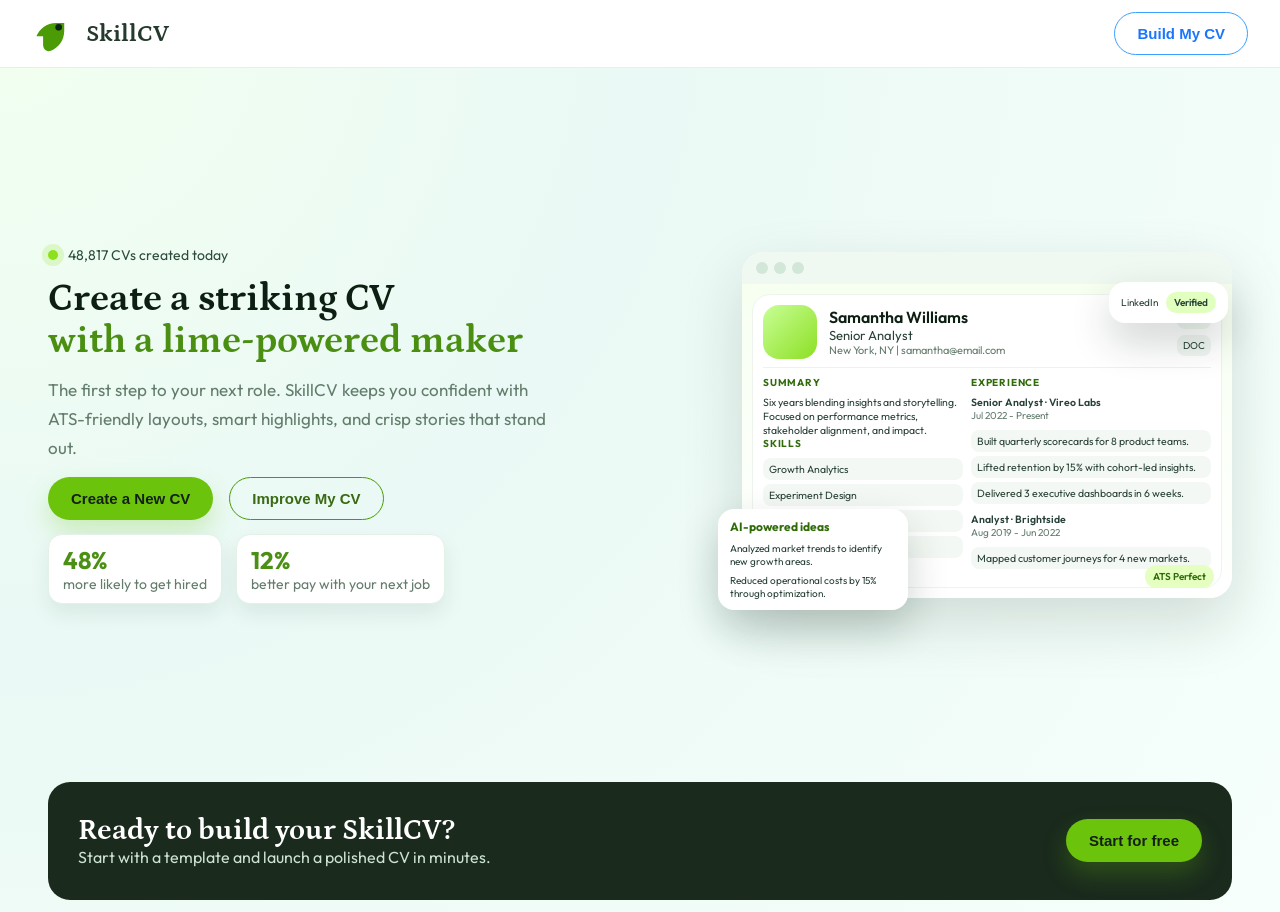
<file: index.html>
<!DOCTYPE html>
<html lang="en">
	<head>
		<meta charset="UTF-8" />
		<meta name="viewport" content="width=device-width, initial-scale=1.0" />
		<title>SkillCV - Lime CV Builder</title>
		<link rel="stylesheet" href="style.css" />
		<link rel="preconnect" href="https://fonts.googleapis.com" />
		<link rel="preconnect" href="https://fonts.gstatic.com" crossorigin />
		<link
			href="https://fonts.googleapis.com/css2?family=Outfit:wght@300;400;500;600;700&family=Petrona:wght@400;500;600;700&display=swap"
			rel="stylesheet"
		/>
	</head>
	<body>
		<div class="page">
			<header class="site-header">
				<div class="brand">
					<span class="brand-mark" aria-hidden="true">
						<svg viewBox="0 0 36 36" role="img" aria-label="SkillCV logo">
							<path
								d="M4 20c2.5-6.5 9-12 18-12h7v7c0 9-5.5 15.5-12 18-4 1.5-7-1.2-7-5.5V20z"
								fill="currentColor"
							/>
							<circle cx="24" cy="12" r="3" fill="#0b2512" />
						</svg>
					</span>
					<div>
						<p class="brand-name">SkillCV</p>
					</div>
				</div>
				<nav class="site-nav">
					<button id="buildCvBtn" class="btn btn-ghost">Build My CV</button>
				</nav>
			</header>

			<main>
				<section class="hero">
					<div class="hero-copy">
						<div class="hero-kicker">
							<span class="dot" aria-hidden="true"></span>
							<p>48,817 CVs created today</p>
						</div>
						<h1>
							Create a striking CV
							<span>with a lime-powered maker</span>
						</h1>
						<p class="hero-subtitle">
							The first step to your next role. SkillCV keeps you confident with
							ATS-friendly layouts, smart highlights, and crisp stories that stand
							out.
						</p>
						<div class="hero-actions">
							<button class="btn btn-primary">Create a New CV</button>
							<button class="btn btn-outline">Improve My CV</button>
						</div>
						<div class="hero-metrics">
							<div class="metric">
								<p class="metric-value" data-target="48">0%</p>
								<p class="metric-label">more likely to get hired</p>
							</div>
							<div class="metric">
								<p class="metric-value" data-target="12">0%</p>
								<p class="metric-label">better pay with your next job</p>
							</div>
						</div>
					</div>

					<div class="hero-visual">
						<div class="window">
							<div class="window-top">
								<span></span><span></span><span></span>
							</div>
							<div class="window-body">
								<div class="cv-card">
									<div class="cv-header">
										<div class="avatar"></div>
										<div>
											<p class="cv-name">Samantha Williams</p>
											<p class="cv-title">Senior Analyst</p>
											<p class="cv-meta">New York, NY | samantha@email.com</p>
										</div>
										<div class="cv-actions">
											<span>PDF</span>
											<span>DOC</span>
										</div>
									</div>
									<div class="cv-columns">
										<div class="cv-block">
											<h3>Summary</h3>
											<p>
												Six years blending insights and storytelling. Focused on
												performance metrics, stakeholder alignment, and impact.
											</p>
											<h3>Skills</h3>
											<ul>
												<li>Growth Analytics</li>
												<li>Experiment Design</li>
												<li>Market Mapping</li>
												<li>Revenue Forecasts</li>
											</ul>
										</div>
										<div class="cv-block">
											<h3>Experience</h3>
											<p class="role">
												Senior Analyst · Vireo Labs
												<span>Jul 2022 - Present</span>
											</p>
											<ul>
												<li>Built quarterly scorecards for 8 product teams.</li>
												<li>Lifted retention by 15% with cohort-led insights.</li>
												<li>Delivered 3 executive dashboards in 6 weeks.</li>
											</ul>
											<p class="role">
												Analyst · Brightside
												<span>Aug 2019 - Jun 2022</span>
											</p>
											<ul>
												<li>Mapped customer journeys for 4 new markets.</li>
											</ul>
										</div>
									</div>
								</div>
								<div class="tag">ATS Perfect</div>
							</div>
						</div>

						<div class="float-card ideas">
							<h4>AI-powered ideas</h4>
							<ul>
								<li>Analyzed market trends to identify new growth areas.</li>
								<li>Reduced operational costs by 15% through optimization.</li>
							</ul>
						</div>

						<div class="float-card badge">
							<span>LinkedIn</span>
							<span class="check">Verified</span>
						</div>
					</div>
				</section>

				<section class="cta">
					<div>
						<h2>Ready to build your SkillCV?</h2>
						<p>Start with a template and launch a polished CV in minutes.</p>
					</div>
					<button class="btn btn-primary">Start for free</button>
				</section>

			</main>
		</div>
		<script src="main.js"></script>
	</body>
</html>
</file>
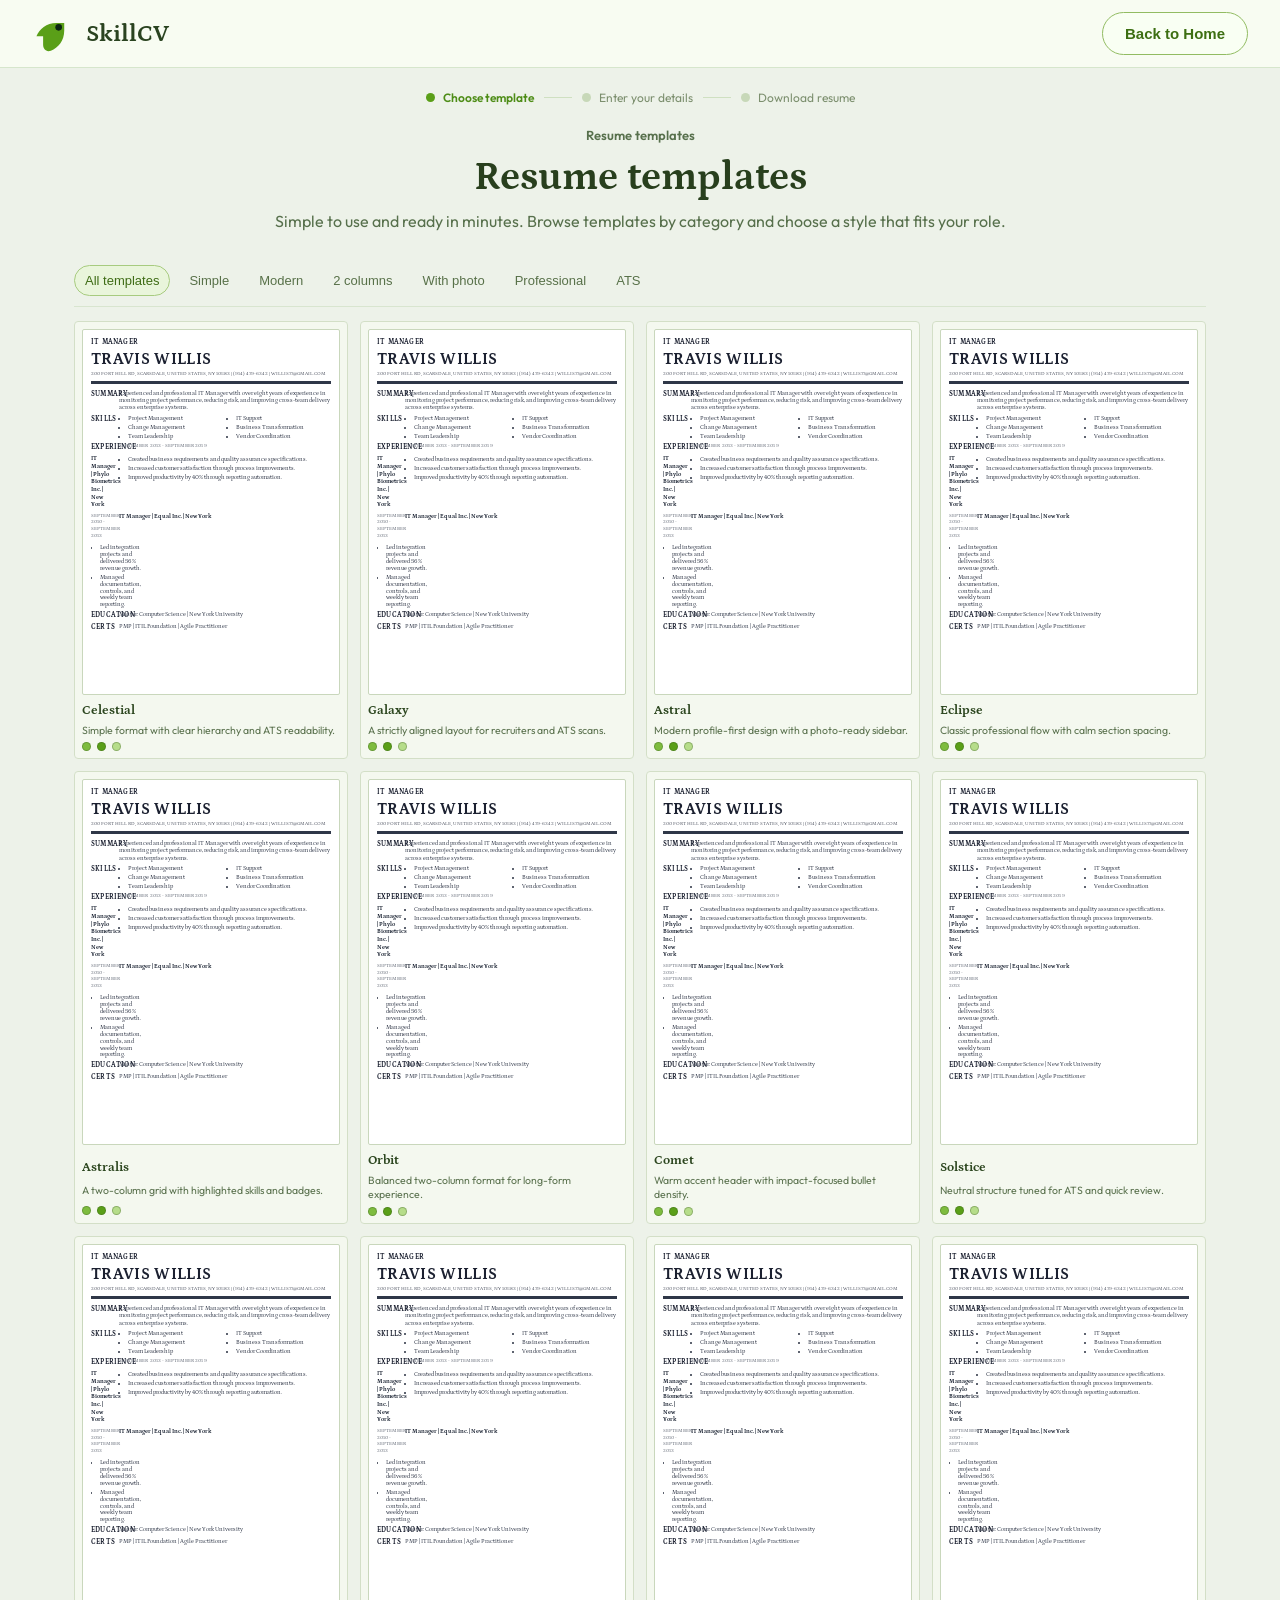
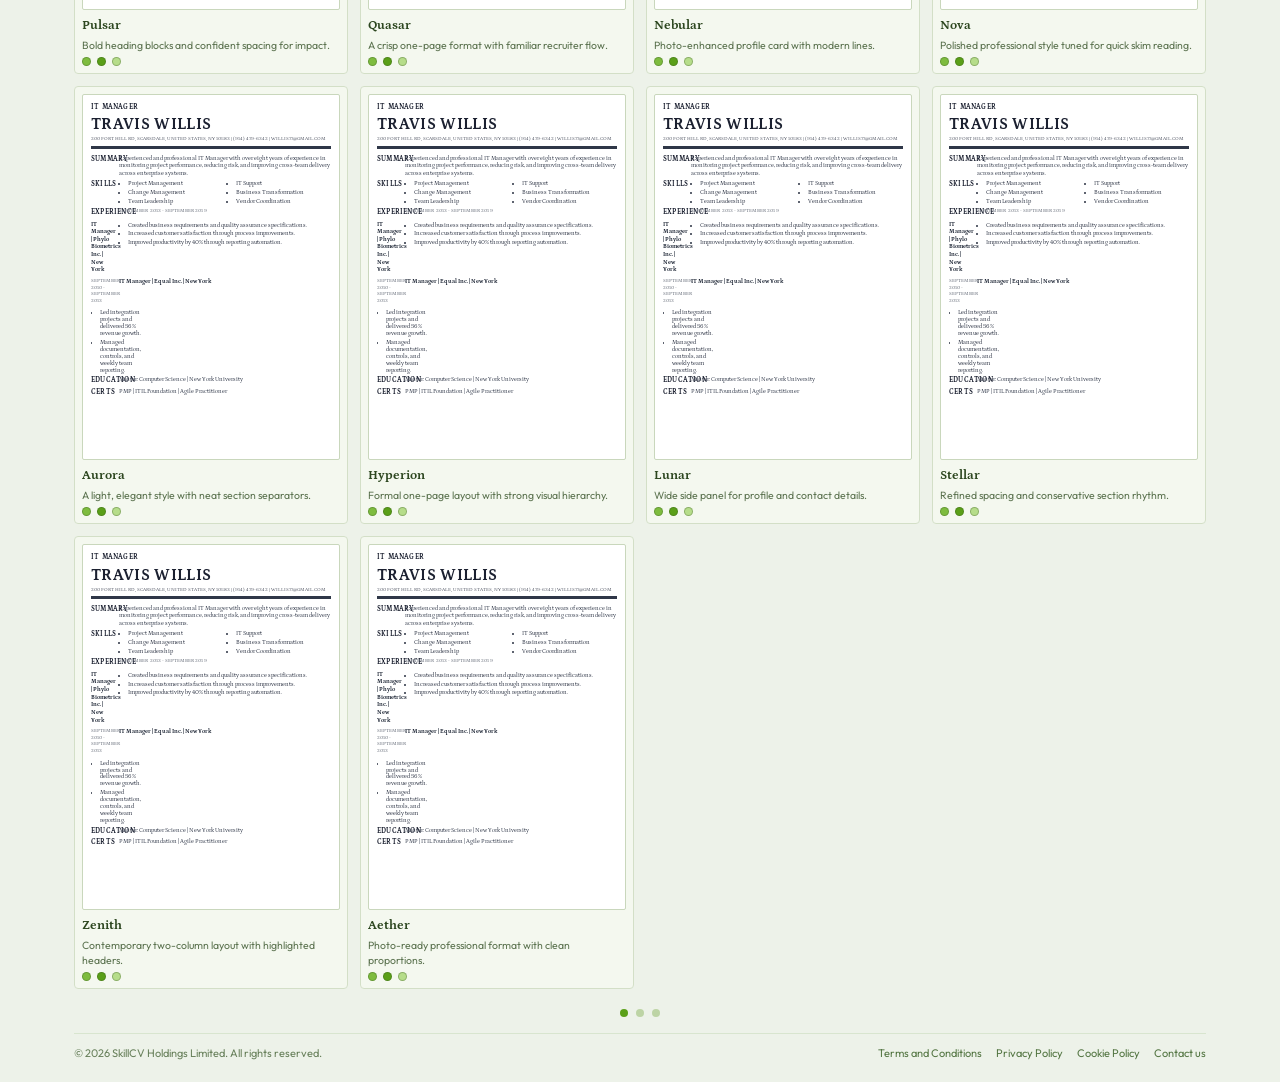
<file: templates.html>
<!DOCTYPE html>
<html lang="en">
	<head>
		<meta charset="UTF-8" />
		<meta name="viewport" content="width=device-width, initial-scale=1.0" />
		<title>SkillCV - CV Templates</title>
		<link rel="stylesheet" href="style.css" />
		<link rel="preconnect" href="https://fonts.googleapis.com" />
		<link rel="preconnect" href="https://fonts.gstatic.com" crossorigin />
		<link
			href="https://fonts.googleapis.com/css2?family=Outfit:wght@300;400;500;600;700&family=Petrona:wght@400;500;600;700&display=swap"
			rel="stylesheet"
		/>
	</head>
	<body class="templates-page">
		<div class="page">
			<header class="site-header">
				<div class="brand">
					<span class="brand-mark" aria-hidden="true">
						<svg viewBox="0 0 36 36" role="img" aria-label="SkillCV logo">
							<path
								d="M4 20c2.5-6.5 9-12 18-12h7v7c0 9-5.5 15.5-12 18-4 1.5-7-1.2-7-5.5V20z"
								fill="currentColor"
							/>
							<circle cx="24" cy="12" r="3" fill="#0b2512" />
						</svg>
					</span>
					<div>
						<p class="brand-name">SkillCV</p>
					</div>
				</div>
				<nav class="site-nav">
					<button class="btn btn-ghost" onclick="window.location.href='index.html'">Back to Home</button>
				</nav>
			</header>

			<main class="templates-main">
				<section class="templates-steps templates-steps-line" aria-label="Resume setup steps">
					<div class="flow-step active">
						<span class="flow-dot"></span>
						<span>Choose template</span>
					</div>
					<div class="flow-separator"></div>
					<div class="flow-step">
						<span class="flow-dot"></span>
						<span>Enter your details</span>
					</div>
					<div class="flow-separator"></div>
					<div class="flow-step">
						<span class="flow-dot"></span>
						<span>Download resume</span>
					</div>
				</section>

				<section class="templates-header templates-header-centered">
					<p class="templates-overline">Resume templates</p>
					<h1>Resume templates</h1>
					<p>
						Simple to use and ready in minutes. Browse templates by category and choose
						a style that fits your role.
					</p>
				</section>

				<section class="templates-filter-row" aria-label="Template categories">
					<button class="filter-chip is-active" data-filter="all">All templates</button>
					<button class="filter-chip" data-filter="simple">Simple</button>
					<button class="filter-chip" data-filter="modern">Modern</button>
					<button class="filter-chip" data-filter="twocol">2 columns</button>
					<button class="filter-chip" data-filter="photo">With photo</button>
					<button class="filter-chip" data-filter="professional">Professional</button>
					<button class="filter-chip" data-filter="ats">ATS</button>
				</section>

				<section class="templates-market-grid">
					<article class="template-market-card" data-tags="simple ats professional">
						<div class="template-sheet variant-a">
							<div class="sheet-col left"></div>
							<div class="sheet-col right"></div>
						</div>
						<div class="template-card-footer">
							<h3>Celestial</h3>
							<p>Simple format with clear hierarchy and ATS readability.</p>
							<div class="dot-palette">
								<span style="--dot:#39434b"></span><span style="--dot:#6c7f90"></span><span style="--dot:#8ecfd6"></span>
							</div>
						</div>
					</article>

					<article class="template-market-card" data-tags="simple ats">
						<div class="template-sheet variant-b"></div>
						<div class="template-card-footer">
							<h3>Galaxy</h3>
							<p>A strictly aligned layout for recruiters and ATS scans.</p>
							<div class="dot-palette">
								<span style="--dot:#d7dce2"></span><span style="--dot:#bac5cf"></span><span style="--dot:#f0d5a6"></span>
							</div>
						</div>
					</article>

					<article class="template-market-card" data-tags="photo professional modern">
						<div class="template-sheet variant-c with-photo"></div>
						<div class="template-card-footer">
							<h3>Astral</h3>
							<p>Modern profile-first design with a photo-ready sidebar.</p>
							<div class="dot-palette">
								<span style="--dot:#d8d0c5"></span><span style="--dot:#bdb4a8"></span><span style="--dot:#9f8b72"></span>
							</div>
						</div>
					</article>

					<article class="template-market-card" data-tags="simple professional">
						<div class="template-sheet variant-d"></div>
						<div class="template-card-footer">
							<h3>Eclipse</h3>
							<p>Classic professional flow with calm section spacing.</p>
							<div class="dot-palette">
								<span style="--dot:#1c2435"></span><span style="--dot:#425978"></span><span style="--dot:#a7c2dc"></span>
							</div>
						</div>
					</article>

					<article class="template-market-card" data-tags="modern twocol">
						<div class="template-sheet variant-e"></div>
						<div class="template-card-footer">
							<h3>Astralis</h3>
							<p>A two-column grid with highlighted skills and badges.</p>
							<div class="dot-palette">
								<span style="--dot:#0f685a"></span><span style="--dot:#1fa689"></span><span style="--dot:#b9f2dd"></span>
							</div>
						</div>
					</article>

					<article class="template-market-card" data-tags="twocol ats professional">
						<div class="template-sheet variant-f"></div>
						<div class="template-card-footer">
							<h3>Orbit</h3>
							<p>Balanced two-column format for long-form experience.</p>
							<div class="dot-palette">
								<span style="--dot:#f0f1f3"></span><span style="--dot:#cdd2d8"></span><span style="--dot:#8f97a0"></span>
							</div>
						</div>
					</article>

					<article class="template-market-card" data-tags="modern professional">
						<div class="template-sheet variant-g"></div>
						<div class="template-card-footer">
							<h3>Comet</h3>
							<p>Warm accent header with impact-focused bullet density.</p>
							<div class="dot-palette">
								<span style="--dot:#2f3d56"></span><span style="--dot:#e8c547"></span><span style="--dot:#8fb8e5"></span>
							</div>
						</div>
					</article>

					<article class="template-market-card" data-tags="ats simple">
						<div class="template-sheet variant-h"></div>
						<div class="template-card-footer">
							<h3>Solstice</h3>
							<p>Neutral structure tuned for ATS and quick review.</p>
							<div class="dot-palette">
								<span style="--dot:#131925"></span><span style="--dot:#26518f"></span><span style="--dot:#6f95cf"></span>
							</div>
						</div>
					</article>

					<article class="template-market-card" data-tags="modern professional">
						<div class="template-sheet variant-i"></div>
						<div class="template-card-footer">
							<h3>Pulsar</h3>
							<p>Bold heading blocks and confident spacing for impact.</p>
							<div class="dot-palette">
								<span style="--dot:#dfe7c4"></span><span style="--dot:#c4dba4"></span><span style="--dot:#a3be73"></span>
							</div>
						</div>
					</article>

					<article class="template-market-card" data-tags="simple ats">
						<div class="template-sheet variant-j"></div>
						<div class="template-card-footer">
							<h3>Quasar</h3>
							<p>A crisp one-page format with familiar recruiter flow.</p>
							<div class="dot-palette">
								<span style="--dot:#2d2d2d"></span><span style="--dot:#535353"></span><span style="--dot:#a5a5a5"></span>
							</div>
						</div>
					</article>

					<article class="template-market-card" data-tags="photo modern">
						<div class="template-sheet variant-k with-photo"></div>
						<div class="template-card-footer">
							<h3>Nebular</h3>
							<p>Photo-enhanced profile card with modern lines.</p>
							<div class="dot-palette">
								<span style="--dot:#f0f0f0"></span><span style="--dot:#d4d4d4"></span><span style="--dot:#9ea7b5"></span>
							</div>
						</div>
					</article>

					<article class="template-market-card" data-tags="professional twocol">
						<div class="template-sheet variant-l"></div>
						<div class="template-card-footer">
							<h3>Nova</h3>
							<p>Polished professional style tuned for quick skim reading.</p>
							<div class="dot-palette">
								<span style="--dot:#d8dde6"></span><span style="--dot:#7f93b0"></span><span style="--dot:#3e4f6b"></span>
							</div>
						</div>
					</article>

					<article class="template-market-card" data-tags="modern professional">
						<div class="template-sheet variant-j"></div>
						<div class="template-card-footer">
							<h3>Aurora</h3>
							<p>A light, elegant style with neat section separators.</p>
							<div class="dot-palette">
								<span style="--dot:#f0e8ef"></span><span style="--dot:#d9c1d4"></span><span style="--dot:#a6789c"></span>
							</div>
						</div>
					</article>

					<article class="template-market-card" data-tags="simple ats">
						<div class="template-sheet variant-b"></div>
						<div class="template-card-footer">
							<h3>Hyperion</h3>
							<p>Formal one-page layout with strong visual hierarchy.</p>
							<div class="dot-palette">
								<span style="--dot:#232934"></span><span style="--dot:#556779"></span><span style="--dot:#8fb2c4"></span>
							</div>
						</div>
					</article>

					<article class="template-market-card" data-tags="professional twocol">
						<div class="template-sheet variant-f"></div>
						<div class="template-card-footer">
							<h3>Lunar</h3>
							<p>Wide side panel for profile and contact details.</p>
							<div class="dot-palette">
								<span style="--dot:#d7dde2"></span><span style="--dot:#b2c3ce"></span><span style="--dot:#8a9aa8"></span>
							</div>
						</div>
					</article>

					<article class="template-market-card" data-tags="simple professional">
						<div class="template-sheet variant-d"></div>
						<div class="template-card-footer">
							<h3>Stellar</h3>
							<p>Refined spacing and conservative section rhythm.</p>
							<div class="dot-palette">
								<span style="--dot:#e8edf2"></span><span style="--dot:#9ab2c7"></span><span style="--dot:#597896"></span>
							</div>
						</div>
					</article>

					<article class="template-market-card" data-tags="modern twocol">
						<div class="template-sheet variant-i"></div>
						<div class="template-card-footer">
							<h3>Zenith</h3>
							<p>Contemporary two-column layout with highlighted headers.</p>
							<div class="dot-palette">
								<span style="--dot:#d4e2bf"></span><span style="--dot:#a9bf82"></span><span style="--dot:#728c4c"></span>
							</div>
						</div>
					</article>

					<article class="template-market-card" data-tags="photo professional">
						<div class="template-sheet variant-k with-photo"></div>
						<div class="template-card-footer">
							<h3>Aether</h3>
							<p>Photo-ready professional format with clean proportions.</p>
							<div class="dot-palette">
								<span style="--dot:#e3d7d7"></span><span style="--dot:#bd9a9a"></span><span style="--dot:#886b6b"></span>
							</div>
						</div>
					</article>
				</section>

				<section class="templates-pagination" aria-label="Template pagination dots">
					<span class="page-dot active"></span>
					<span class="page-dot"></span>
					<span class="page-dot"></span>
				</section>

				<footer class="templates-footer">
					<p>© 2026 SkillCV Holdings Limited. All rights reserved.</p>
					<div class="footer-links">
						<a href="#">Terms and Conditions</a>
						<a href="#">Privacy Policy</a>
						<a href="#">Cookie Policy</a>
						<a href="#">Contact us</a>
					</div>
				</footer>
			</main>
		</div>
		<script>
			const resumePreviewMarkup = `
				<div class="classic-preview">
					<p class="r-role">IT MANAGER</p>
					<h4 class="r-name">TRAVIS WILLIS</h4>
					<p class="r-contact">200 FORT HILL RD, SCARSDALE, UNITED STATES, NY 10583 | (914) 479-6342 | WILLIS77@GMAIL.COM</p>
					<div class="r-rule"></div>
					<div class="r-section">
						<p class="r-heading">SUMMARY</p>
						<p class="r-copy">Experienced and professional IT Manager with over eight years of experience in monitoring project performance, reducing risk, and improving cross-team delivery across enterprise systems.</p>
					</div>
					<div class="r-section split">
						<p class="r-heading">SKILLS</p>
						<div class="r-columns">
							<ul>
								<li>Project Management</li>
								<li>Change Management</li>
								<li>Team Leadership</li>
							</ul>
							<ul>
								<li>IT Support</li>
								<li>Business Transformation</li>
								<li>Vendor Coordination</li>
							</ul>
						</div>
					</div>
					<div class="r-section">
						<p class="r-heading">EXPERIENCE</p>
						<p class="r-meta">SEPTEMBER 2013 - SEPTEMBER 2019</p>
						<p class="r-job">IT Manager | Phylo Biometrics Inc. | New York</p>
						<ul class="r-bullets">
							<li>Created business requirements and quality assurance specifications.</li>
							<li>Increased customer satisfaction through process improvements.</li>
							<li>Improved productivity by 40% through reporting automation.</li>
						</ul>
						<p class="r-meta">SEPTEMBER 2010 - SEPTEMBER 2013</p>
						<p class="r-job">IT Manager | Equal Inc. | New York</p>
						<ul class="r-bullets">
							<li>Led integration projects and delivered 56% revenue growth.</li>
							<li>Managed documentation, controls, and weekly team reporting.</li>
						</ul>
					</div>
					<div class="r-section">
						<p class="r-heading">EDUCATION</p>
						<p class="r-copy">Master: Computer Science | New York University</p>
					</div>
					<div class="r-section">
						<p class="r-heading">CERTS</p>
						<p class="r-copy">PMP | ITIL Foundation | Agile Practitioner</p>
					</div>
				</div>
			`;

			document.querySelectorAll(".template-sheet").forEach((sheet) => {
				sheet.innerHTML = resumePreviewMarkup;
			});

			const fitPreviewText = (preview) => {
				if (!preview || preview.offsetParent === null) return;

				let low = 4.8;
				let high = 9.2;
				let best = 6.6;

				for (let i = 0; i < 12; i += 1) {
					const mid = (low + high) / 2;
					preview.style.setProperty("--preview-size", `${mid}px`);

					if (preview.scrollHeight > preview.clientHeight) {
						high = mid;
					} else {
						best = mid;
						low = mid;
					}
				}

				preview.style.setProperty("--preview-size", `${best.toFixed(2)}px`);
			};

			const fitAllPreviews = () => {
				document.querySelectorAll(".classic-preview").forEach((preview) => {
					fitPreviewText(preview);
				});
			};

			fitAllPreviews();
			window.addEventListener("resize", fitAllPreviews);

			const filterChips = document.querySelectorAll(".filter-chip");
			const templateCards = document.querySelectorAll(".template-market-card");

			filterChips.forEach((chip) => {
				chip.addEventListener("click", () => {
					filterChips.forEach((node) => node.classList.remove("is-active"));
					chip.classList.add("is-active");
					const selected = chip.dataset.filter;

					templateCards.forEach((card) => {
						const tags = card.dataset.tags || "";
						const visible = selected === "all" || tags.includes(selected);
						card.style.display = visible ? "grid" : "none";
					});

					fitAllPreviews();
				});
			});
		</script>
	</body>
</html>
</file>
<file: style.css>
:root {
	--lime-50: #f7ffe5;
	--lime-100: #eaffb0;
	--lime-200: #d5ff78;
	--lime-300: #b8f04e;
	--lime-400: #8de01c;
	--lime-500: #6bc30b;
	--lime-600: #4a9b06;
	--lime-700: #2f6b08;
	--lime-800: #1d4212;
	--ink: #0d1f12;
	--slate: #284136;
	--muted: #637c6c;
	--panel: #f0f8f2;
	--white: #ffffff;
	--shadow: 0 24px 60px rgba(12, 35, 20, 0.15);
	--radius: 22px;
}

* {
	box-sizing: border-box;
	margin: 0;
	padding: 0;
}

body {
	font-family: "Outfit", sans-serif;
	color: var(--ink);
	background: radial-gradient(circle at top left, #f2fff0 0%, #eaf9f5 40%, #f6fffb 100%);
	min-height: 100vh;
	overflow-x: hidden;
	font-size: 16px;
}

.page {
	max-width: 100%;
	margin: 0;
	padding: 0;
}

.site-header {
	display: flex;
	justify-content: space-between;
	align-items: center;
	gap: 24px;
	padding: 12px 32px;
	background: var(--white);
	border-bottom: 1px solid #e7efe8;
}

.brand {
	display: flex;
	align-items: center;
	gap: 14px;
}

.brand-mark {
	width: 40px;
	height: 40px;
	color: var(--lime-600);
	display: inline-flex;
}

.brand-name {
	font-family: "Petrona", serif;
	font-size: 24px;
	font-weight: 700;
	color: #243a2d;
}


main {
	padding: 12px 48px 12px;
	min-height: calc(100vh - 56px);
	display: grid;
	grid-template-rows: auto auto;
	gap: 8px;
}

.site-nav {
	display: flex;
	align-items: center;
	gap: 16px;
}

.nav-link {
	text-decoration: none;
	color: var(--slate);
	font-weight: 500;
	font-size: 14px;
}

.btn {
	border: 1px solid transparent;
	border-radius: 999px;
	padding: 12px 22px;
	font-weight: 600;
	font-size: 15px;
	cursor: pointer;
	transition: transform 0.2s ease, box-shadow 0.2s ease, background 0.2s ease;
}

.btn-primary {
	background: var(--lime-500);
	color: #142014;
	box-shadow: 0 12px 24px rgba(104, 195, 16, 0.25);
}

.btn-outline {
	background: transparent;
	border-color: var(--lime-600);
	color: #3a6a13;
}

.btn-ghost {
	background: var(--white);
	border-color: #3aa0ff;
	color: #1a76ff;
	box-shadow: none;
}

.btn:hover {
	transform: translateY(-2px);
}

.hero {
	display: grid;
	grid-template-columns: repeat(auto-fit, minmax(280px, 1fr));
	gap: 20px;
	align-items: center;
	padding: 4px 0 8px;
	min-height: calc(100vh - 220px);
}

.templates-main {
	max-width: 1140px;
	margin: 0 auto;
	padding: 16px 24px 20px;
	display: grid;
	gap: 14px;
	background: #ffffff;
}

.templates-header {
	display: grid;
	gap: 10px;
}

.templates-header p {
	color: #607189;
	max-width: 760px;
	line-height: 1.6;
}

.templates-header-centered {
	text-align: center;
	justify-items: center;
	padding: 2px 0 8px;
}

.templates-overline {
	font-size: 13px;
	font-weight: 600;
	color: #2f80d0;
}

.templates-header-centered h1 {
	font-size: clamp(2.1rem, 3.1vw, 3rem);
	color: #22364f;
}

.templates-steps {
	display: flex;
	align-items: center;
	justify-content: center;
	gap: 8px;
	padding: 6px 0 0;
	flex-wrap: wrap;
}

.templates-steps-line {
	flex-wrap: nowrap;
	overflow-x: auto;
	padding-bottom: 2px;
}

.flow-step {
	display: inline-flex;
	align-items: center;
	gap: 8px;
	font-size: 12px;
	color: #8a97a8;
	padding: 2px 2px;
	white-space: nowrap;
}

.flow-step.active {
	color: #2f80d0;
	font-weight: 600;
}

.flow-dot {
	display: inline-grid;
	place-items: center;
	width: 9px;
	height: 9px;
	border-radius: 50%;
	background: #d1dae6;
}

.flow-step.active .flow-dot {
	background: #2f80d0;
}

.flow-separator {
	width: 28px;
	height: 1px;
	background: #d6dee8;
}

.templates-filter-row {
	display: flex;
	align-items: center;
	gap: 8px;
	overflow-x: auto;
	padding: 8px 0 10px;
	scrollbar-width: thin;
	border-bottom: 1px solid #e6ebf1;
}

.filter-chip {
	border: 1px solid transparent;
	background: transparent;
	color: #6c7e94;
	border-radius: 999px;
	padding: 7px 10px;
	font-size: 13px;
	font-weight: 500;
	cursor: pointer;
	white-space: nowrap;
	transition: all 0.2s ease;
}

.filter-chip:hover {
	border-color: #d1dbea;
	color: #2b4f7c;
}

.filter-chip.is-active {
	background: #eef5ff;
	color: #22508a;
	border-color: #c2d7f5;
}

.templates-market-grid {
	display: grid;
	grid-template-columns: repeat(3, minmax(0, 1fr));
	gap: 16px;
}

.template-market-card {
	background: var(--white);
	border: 1px solid #e1e6ee;
	border-radius: 8px;
	padding: 8px;
	box-shadow: 0 4px 16px rgba(28, 42, 62, 0.06);
	display: grid;
	gap: 8px;
	animation: cardIn 0.45s ease both;
}

.template-market-card:nth-child(3n + 2) {
	animation-delay: 0.08s;
}

.template-market-card:nth-child(3n + 3) {
	animation-delay: 0.16s;
}

.template-sheet {
	position: relative;
	aspect-ratio: 3 / 4.18;
	border-radius: 4px;
	border: 1px solid #d9e0ea;
	background: #ffffff;
	overflow: hidden;
}

.template-sheet::before {
	content: "";
	position: absolute;
	inset: 10px 9px;
	border-radius: 2px;
	background-image: repeating-linear-gradient(
		to bottom,
		rgba(104, 121, 146, 0.22),
		rgba(104, 121, 146, 0.22) 2px,
		transparent 3px,
		transparent 8px
	);
}

.sheet-col {
	position: absolute;
	top: 0;
	bottom: 0;
	background: rgba(220, 228, 241, 0.55);
}

.sheet-col.left {
	left: 0;
	width: 32%;
}

.sheet-col.right {
	right: 0;
	width: 24%;
}

.with-photo::after {
	content: "";
	position: absolute;
	top: 12px;
	right: 12px;
	width: 36px;
	height: 36px;
	border-radius: 50%;
	background: linear-gradient(140deg, #f3cda9, #c18e63);
	border: 2px solid #ffffff;
	box-shadow: 0 5px 12px rgba(30, 42, 60, 0.14);
}

.variant-a {
	background: linear-gradient(90deg, #eef2f7 0 28%, #ffffff 28%);
}

.variant-b {
	background: linear-gradient(180deg, #f4f6fb 0 20%, #ffffff 20%);
}

.variant-c {
	background: linear-gradient(90deg, #f6eee8 0 36%, #ffffff 36%);
}

.variant-d {
	background: linear-gradient(180deg, #f2f5f9 0 12%, #ffffff 12%);
}

.variant-e {
	background: linear-gradient(90deg, #dff1ea 0 34%, #ffffff 34%);
}

.variant-f {
	background: linear-gradient(90deg, #f1f3f7 0 31%, #ffffff 31%);
}

.variant-g {
	background: linear-gradient(180deg, #f5e7be 0 18%, #ffffff 18%);
}

.variant-h {
	background: linear-gradient(180deg, #f4f4f4 0 9%, #ffffff 9%);
}

.variant-i {
	background: linear-gradient(180deg, #dce7c4 0 23%, #ffffff 23%);
}

.variant-j {
	background: linear-gradient(180deg, #f6ecef 0 16%, #ffffff 16%);
}

.variant-k {
	background: linear-gradient(180deg, #e8ebef 0 14%, #ffffff 14%);
}

.variant-l {
	background: linear-gradient(90deg, #f0f1f4 0 30%, #ffffff 30%);
}

.template-card-footer {
	display: grid;
	gap: 5px;
}

.template-card-footer h3 {
	font-size: 14px;
	font-family: "Petrona", serif;
}


.template-card-footer p {
	font-size: 11px;
	color: #6e7f95;
	line-height: 1.4;
}

.dot-palette {
	display: flex;
	align-items: center;
	gap: 6px;
}

.dot-palette span {
	width: 9px;
	height: 9px;
	border-radius: 50%;
	background: var(--dot, #8aa0ba);
	border: 1px solid rgba(22, 37, 58, 0.2);
}

.templates-pagination {
	display: flex;
	justify-content: center;
	gap: 8px;
	padding: 6px 0 0;
}

.page-dot {
	width: 8px;
	height: 8px;
	border-radius: 50%;
	background: #c5cfde;
}

.page-dot.active {
	background: #2f80d0;
}

.templates-footer {
	margin-top: 2px;
	padding: 12px 0 2px;
	border-top: 1px solid #e6ebf1;
	display: flex;
	justify-content: space-between;
	align-items: center;
	gap: 12px;
	flex-wrap: wrap;
	font-size: 11px;
	color: #7f8ea3;
}

.footer-links {
	display: flex;
	align-items: center;
	gap: 14px;
	flex-wrap: wrap;
}

.footer-links a {
	color: #6f8198;
	text-decoration: none;
}

.footer-links a:hover {
	text-decoration: underline;
}

.templates-page {
	background: #edf2e9;
	color: #1e2a1b;
}

.templates-page .site-header {
	background: #f8fcf2;
	border-bottom: 1px solid #d6e6cc;
}

.templates-page .brand-name {
	color: #2a4320;
}

.templates-page .brand-mark {
	color: #5a9f18;
}

.templates-page .btn-ghost {
	border-color: #92bc62;
	color: #3d6f12;
	background: #f9fff3;
}

.templates-page .templates-main {
	max-width: 1180px;
	padding-top: 14px;
	background: transparent;
}

.templates-page .templates-overline {
	color: #4e8d17;
}

.templates-page .templates-header-centered h1 {
	font-family: "Petrona", serif;
	font-weight: 700;
	color: #283f1d;
}

.templates-page .templates-header p {
	color: #57704c;
}

.templates-page .templates-market-grid {
	grid-template-columns: repeat(4, minmax(0, 1fr));
	gap: 12px;
}

.templates-page .template-market-card {
	background: #f4f8ef;
	border: 1px solid #d3dfc7;
	border-radius: 4px;
	padding: 7px;
	box-shadow: none;
}

.templates-page .template-sheet {
	aspect-ratio: 3 / 4.25;
	background: #ffffff;
	border-radius: 2px;
	border: 1px solid #c9d7bc;
	padding: 8px;
}

.templates-page .template-sheet::before,
.templates-page .sheet-col,
.templates-page .with-photo::after {
	display: none;
}

.templates-page .variant-a,
.templates-page .variant-b,
.templates-page .variant-c,
.templates-page .variant-d,
.templates-page .variant-e,
.templates-page .variant-f,
.templates-page .variant-g,
.templates-page .variant-h,
.templates-page .variant-i,
.templates-page .variant-j,
.templates-page .variant-k,
.templates-page .variant-l {
	background: #ffffff;
}

.classic-preview {
	--preview-size: 6.6px;
	font-family: "Petrona", serif;
	font-size: var(--preview-size);
	color: #1b2030;
	line-height: 1.3;
	height: 100%;
	display: grid;
	grid-auto-rows: min-content;
	gap: 3px;
	overflow: hidden;
}

.classic-preview .r-role {
	font-size: 0.76em;
	font-weight: 700;
	letter-spacing: 0.03em;
}

.classic-preview .r-name {
	font-size: 1.74em;
	line-height: 1;
	margin-top: 1px;
	font-weight: 700;
	letter-spacing: 0.02em;
}

.classic-preview .r-contact {
	font-size: 0.59em;
	color: #4e5361;
	line-height: 1.2;
}

.classic-preview .r-rule {
	height: 3px;
	background: #2f3748;
	margin: 1px 0 3px;
}

.classic-preview .r-section {
	display: grid;
	grid-template-columns: 24px 1fr;
	gap: 4px;
	align-items: start;
}

.classic-preview .r-heading {
	font-size: 0.73em;
	font-weight: 700;
	letter-spacing: 0.03em;
}

.classic-preview .r-copy {
	font-size: 0.62em;
	color: #2f3748;
}

.classic-preview .r-meta {
	font-size: 0.55em;
	color: #5f6673;
	letter-spacing: 0.01em;
}

.classic-preview .r-columns {
	display: grid;
	grid-template-columns: 1fr 1fr;
	gap: 2px 4px;
}

.classic-preview ul {
	list-style: disc;
	padding-left: 9px;
	margin: 0;
	display: grid;
	gap: 2px;
}

.classic-preview li {
	font-size: 0.6em;
	color: #293041;
	line-height: 1.25;
}

.classic-preview .r-job {
	font-size: 0.64em;
	font-weight: 700;
	color: #222a39;
}

.classic-preview .r-bullets {
	margin-top: 1px;
}

.templates-page .template-card-footer h3 {
	font-family: "Petrona", serif;
	font-size: 13px;
	color: #2d4720;
}

.templates-page .template-card-footer p {
	font-size: 10.5px;
	color: #5c7350;
}

.templates-page .dot-palette span {
	border-color: rgba(54, 88, 31, 0.35);
	background: #7ebc3f !important;
}

.templates-page .dot-palette span:nth-child(2) {
	background: #5a9f18 !important;
}

.templates-page .dot-palette span:nth-child(3) {
	background: #b6dd8a !important;
}

.templates-page .flow-step {
	color: #7c8f6e;
}

.templates-page .flow-step.active {
	color: #4e8d17;
}

.templates-page .flow-dot {
	background: #c7d8b8;
}

.templates-page .flow-step.active .flow-dot {
	background: #5a9f18;
}

.templates-page .flow-separator {
	background: #cfe0c1;
}

.templates-page .templates-filter-row {
	border-bottom-color: #d8e5cf;
}

.templates-page .filter-chip {
	color: #587149;
}

.templates-page .filter-chip:hover {
	border-color: #b9d59d;
	color: #3f651f;
}

.templates-page .filter-chip.is-active {
	background: #e9f5db;
	border-color: #a7cb7f;
	color: #3f6c16;
}

.templates-page .templates-pagination .page-dot {
	background: #bdd4a5;
}

.templates-page .templates-pagination .page-dot.active {
	background: #5a9f18;
}

.templates-page .templates-footer {
	border-top-color: #d8e5cf;
	color: #68805b;
}

.templates-page .footer-links a {
	color: #547643;
}

@keyframes cardIn {
	from {
		opacity: 0;
		transform: translateY(12px);
	}
	to {
		opacity: 1;
		transform: translateY(0);
	}
}

.hero-copy {
	display: flex;
	flex-direction: column;
	gap: 14px;
}

.hero-kicker {
	display: flex;
	align-items: center;
	gap: 10px;
	color: #2c4a3d;
	font-size: 14px;
}

.dot {
	width: 10px;
	height: 10px;
	border-radius: 50%;
	background: var(--lime-400);
	box-shadow: 0 0 0 6px rgba(141, 224, 28, 0.2);
}

h1 {
	font-family: "Petrona", serif;
	font-size: clamp(2.4rem, 2.8vw, 3.2rem);
	line-height: 1.1;
}

h1 span {
	color: #4a8f11;
	display: block;
}

h2 {
	font-family: "Petrona", serif;
	font-size: clamp(1.8rem, 2.2vw, 2.4rem);
	color: #1a2a1d;
}

.hero-subtitle {
	color: var(--muted);
	font-size: 17px;
	line-height: 1.7;
	max-width: 520px;
}

.hero-actions {
	display: flex;
	gap: 16px;
	flex-wrap: wrap;
}

.hero-metrics {
	display: flex;
	gap: 14px;
	flex-wrap: wrap;
}

.metric {
	background: var(--white);
	border: 1px solid #e2f2e8;
	padding: 10px 14px;
	border-radius: 14px;
	min-width: 150px;
	box-shadow: 0 10px 20px rgba(16, 32, 20, 0.08);
}

.metric-value {
	font-size: 24px;
	font-weight: 700;
	color: #4b8f14;
}

.metric-label {
	font-size: 14px;
	color: var(--muted);
}

.hero-visual {
	position: relative;
	display: grid;
	place-items: center;
	justify-self: end;
}

.section-heading {
	display: grid;
	gap: 10px;
	max-width: 520px;
}

.section-heading p {
	color: var(--muted);
	line-height: 1.6;
}

.eyebrow {
	text-transform: uppercase;
	letter-spacing: 0.18em;
	font-size: 11px;
	color: #4c6b55;
	font-weight: 600;
}

.feature-grid {
	margin-top: 40px;
	display: grid;
	gap: 24px;
}

.feature-cards {
	display: grid;
	grid-template-columns: repeat(auto-fit, minmax(220px, 1fr));
	gap: 18px;
}

.feature-card {
	background: var(--white);
	border: 1px solid #e3f1e6;
	border-radius: 18px;
	padding: 18px;
	box-shadow: 0 16px 30px rgba(10, 28, 16, 0.06);
}

.feature-card h3 {
	font-size: 16px;
	margin-bottom: 8px;
}

.feature-card p {
	color: var(--muted);
	font-size: 14px;
	line-height: 1.6;
}

.steps {
	margin-top: 46px;
	display: grid;
	gap: 22px;
}

.steps-panel {
	background: linear-gradient(135deg, #f3ffe9, #f6fff7);
	border-radius: 22px;
	padding: 24px;
	border: 1px solid #e2f1e4;
	display: grid;
	gap: 20px;
	grid-template-columns: repeat(auto-fit, minmax(220px, 1fr));
}

.steps-panel p {
	color: var(--muted);
	line-height: 1.6;
}

.step-list {
	display: grid;
	gap: 14px;
}

.step {
	background: var(--white);
	border-radius: 16px;
	padding: 14px 16px;
	border: 1px solid #e6f0e8;
	display: grid;
	gap: 6px;
}

.step span {
	font-weight: 700;
	color: #4a8f11;
}

.step p {
	color: #2f4636;
}

.stats-row {
	display: grid;
	grid-template-columns: repeat(auto-fit, minmax(160px, 1fr));
	gap: 18px;
}

.stat-card {
	background: var(--white);
	border-radius: 16px;
	padding: 16px 18px;
	border: 1px solid #e6f0e8;
}

.stat-value {
	font-size: 24px;
	font-weight: 700;
	color: #4b8f14;
}

.stat-label {
	font-size: 13px;
	color: var(--muted);
}

.testimonials {
	margin-top: 46px;
	display: grid;
	gap: 22px;
}

.testimonial-grid {
	display: grid;
	grid-template-columns: repeat(auto-fit, minmax(220px, 1fr));
	gap: 18px;
}

.testimonial {
	background: var(--white);
	border-radius: 18px;
	padding: 18px;
	border: 1px solid #e7f1ea;
	box-shadow: 0 14px 26px rgba(9, 24, 14, 0.06);
}

.testimonial p {
	color: #2c4a3d;
	line-height: 1.6;
}

.testimonial span {
	display: block;
	margin-top: 12px;
	font-size: 13px;
	color: var(--muted);
}

.cta {
	margin-top: 0;
	background: #1a2a1d;
	color: var(--white);
	padding: 26px 30px;
	border-radius: 22px;
	display: flex;
	justify-content: space-between;
	align-items: center;
	gap: 20px;
}

.cta h2 {
	color: var(--white);
}

.cta p {
	color: #cde3d1;
}

.window {
	background: var(--white);
	border-radius: var(--radius);
	box-shadow: var(--shadow);
	width: min(490px, 90vw);
	overflow: hidden;
	animation: floatIn 0.8s ease;
}

.window-top {
	display: flex;
	gap: 6px;
	padding: 10px 14px;
	background: var(--panel);
}

.window-top span {
	width: 12px;
	height: 12px;
	border-radius: 50%;
	background: #d2e7d8;
}

.window-body {
	padding: 10px;
	background: linear-gradient(180deg, #f7fff1 0%, #ffffff 100%);
	position: relative;
}

.cv-card {
	background: var(--white);
	border-radius: 18px;
	padding: 10px;
	border: 1px solid #edf4ee;
}

.cv-header {
	display: grid;
	grid-template-columns: auto 1fr auto;
	gap: 12px;
	align-items: center;
	padding-bottom: 8px;
	border-bottom: 1px solid #eef2ee;
}

.avatar {
	width: 54px;
	height: 54px;
	border-radius: 16px;
	background: linear-gradient(135deg, #c8ff96, #8ddf24);
}

.cv-name {
	font-weight: 600;
	font-size: 16px;
}

.cv-title {
	font-size: 13px;
	color: var(--slate);
}

.cv-meta {
	font-size: 11px;
	color: var(--muted);
}

.cv-actions {
	display: flex;
	flex-direction: column;
	gap: 6px;
	font-size: 10px;
	color: var(--slate);
}

.cv-actions span {
	padding: 4px 6px;
	border-radius: 8px;
	background: #f1f6f2;
	text-align: center;
}

.cv-columns {
	display: grid;
	grid-template-columns: 1fr 1.2fr;
	gap: 8px;
	margin-top: 8px;
	font-size: 10.5px;
	color: var(--slate);
}

.cv-block h3 {
	font-size: 10px;
	text-transform: uppercase;
	letter-spacing: 0.08em;
	color: var(--lime-700);
	margin-bottom: 6px;
}

.cv-block ul {
	list-style: none;
	display: grid;
	gap: 4px;
	margin: 8px 0;
}

.cv-block li {
	background: #f4f8f4;
	padding: 4px 6px;
	border-radius: 8px;
}

.role {
	font-weight: 600;
	margin-top: 6px;
}

.role span {
	display: block;
	font-size: 10px;
	color: var(--muted);
	font-weight: 400;
}

.tag {
	position: absolute;
	right: 18px;
	bottom: 10px;
	background: #e4ffbf;
	color: var(--lime-700);
	padding: 5px 8px;
	border-radius: 999px;
	font-size: 10px;
	font-weight: 600;
}

.float-card {
	position: absolute;
	background: var(--white);
	border-radius: 16px;
	padding: 10px 12px;
	box-shadow: 0 18px 40px rgba(12, 35, 20, 0.2);
}

.float-card.ideas {
	left: -24px;
	bottom: -12px;
	width: 190px;
	animation: floatUp 1s ease 0.2s both;
}

.float-card.ideas h4 {
	font-size: 12px;
	color: var(--lime-700);
	margin-bottom: 8px;
}

.float-card.ideas ul {
	list-style: none;
	display: grid;
	gap: 6px;
	font-size: 10px;
	color: var(--slate);
}

.float-card.badge {
	right: 4px;
	top: 30px;
	display: flex;
	align-items: center;
	gap: 8px;
	font-size: 10px;
	color: var(--slate);
	animation: floatUp 1s ease 0.4s both;
}

.check {
	background: #e1ffbe;
	padding: 4px 8px;
	border-radius: 999px;
	font-weight: 600;
}

.logos {
	margin-top: 40px;
	display: flex;
	align-items: center;
	gap: 20px;
	flex-wrap: wrap;
	color: var(--muted);
}

.logo-row {
	display: flex;
	flex-wrap: wrap;
	gap: 18px;
	font-weight: 600;
	color: #9db3a3;
}

@keyframes floatIn {
	from {
		opacity: 0;
		transform: translateY(16px) scale(0.98);
	}
	to {
		opacity: 1;
		transform: translateY(0) scale(1);
	}
}

@keyframes floatUp {
	from {
		opacity: 0;
		transform: translateY(20px);
	}
	to {
		opacity: 1;
		transform: translateY(0);
	}
}

@media (max-width: 900px) {
	.site-header {
		padding: 16px 18px;
		align-items: center;
		flex-direction: column;
	}

	.templates-main {
		padding: 14px 14px 20px;
	}

	.templates-market-grid {
		grid-template-columns: repeat(2, minmax(0, 1fr));
	}

	.templates-page .classic-preview {
		font-size: 7px;
		gap: 4px;
	}

	.templates-page .classic-preview .r-name {
		font-size: 14px;
	}

	.templates-page .classic-preview .r-section {
		grid-template-columns: 28px 1fr;
	}

	.templates-steps {
		justify-content: flex-start;
	}

	.templates-header-centered {
		justify-items: center;
		text-align: center;
	}

	.templates-footer {
		justify-content: center;
		text-align: center;
	}

	.site-nav {
		flex-wrap: wrap;
	}

	.hero-visual {
		margin-top: 20px;
		justify-self: stretch;
	}

	.float-card.ideas {
		position: static;
		margin-top: 16px;
	}

	.cta {
		flex-direction: column;
		align-items: flex-start;
	}

	.float-card.badge {
		position: static;
		margin-top: 12px;
	}

	.window {
		width: 100%;
	}
}

@media (max-width: 600px) {
	main {
		padding: 16px 16px 20px;
		min-height: auto;
	}

	.templates-main {
		padding: 14px;
		gap: 14px;
	}

	.templates-market-grid {
		grid-template-columns: 1fr;
		gap: 14px;
	}

	.templates-page .template-sheet {
		padding: 10px;
	}

	.templates-page .classic-preview {
		font-size: 7.2px;
	}

	.templates-page .classic-preview .r-name {
		font-size: 14px;
	}

	.templates-filter-row {
		padding-bottom: 6px;
	}

	.filter-chip {
		font-size: 12px;
		padding: 8px 12px;
	}

	.templates-steps {
		gap: 8px;
	}

	.flow-separator {
		width: 18px;
	}

	.flow-step {
		font-size: 12px;
	}

	.templates-header-centered h1 {
		font-size: clamp(1.85rem, 8vw, 2.3rem);
	}

	.templates-footer {
		font-size: 10px;
		padding-top: 10px;
	}

	.footer-links {
		justify-content: center;
		gap: 10px;
	}

	.hero {
		gap: 24px;
		min-height: auto;
		padding: 6px 0 16px;
	}

	h1 {
		font-size: clamp(2.1rem, 8vw, 2.8rem);
	}

	.cv-columns {
		grid-template-columns: 1fr;
	}

	.hero-actions {
		flex-direction: column;
		align-items: flex-start;
	}

	.hero-metrics {
		flex-direction: column;
	}

	.metric {
		min-width: 0;
		width: 100%;
	}

	.cta {
		padding: 18px;
		border-radius: 18px;
	}

	.btn {
		width: 100%;
		justify-content: center;
	}

	.site-nav {
		display: none;
	}
}
</file>
